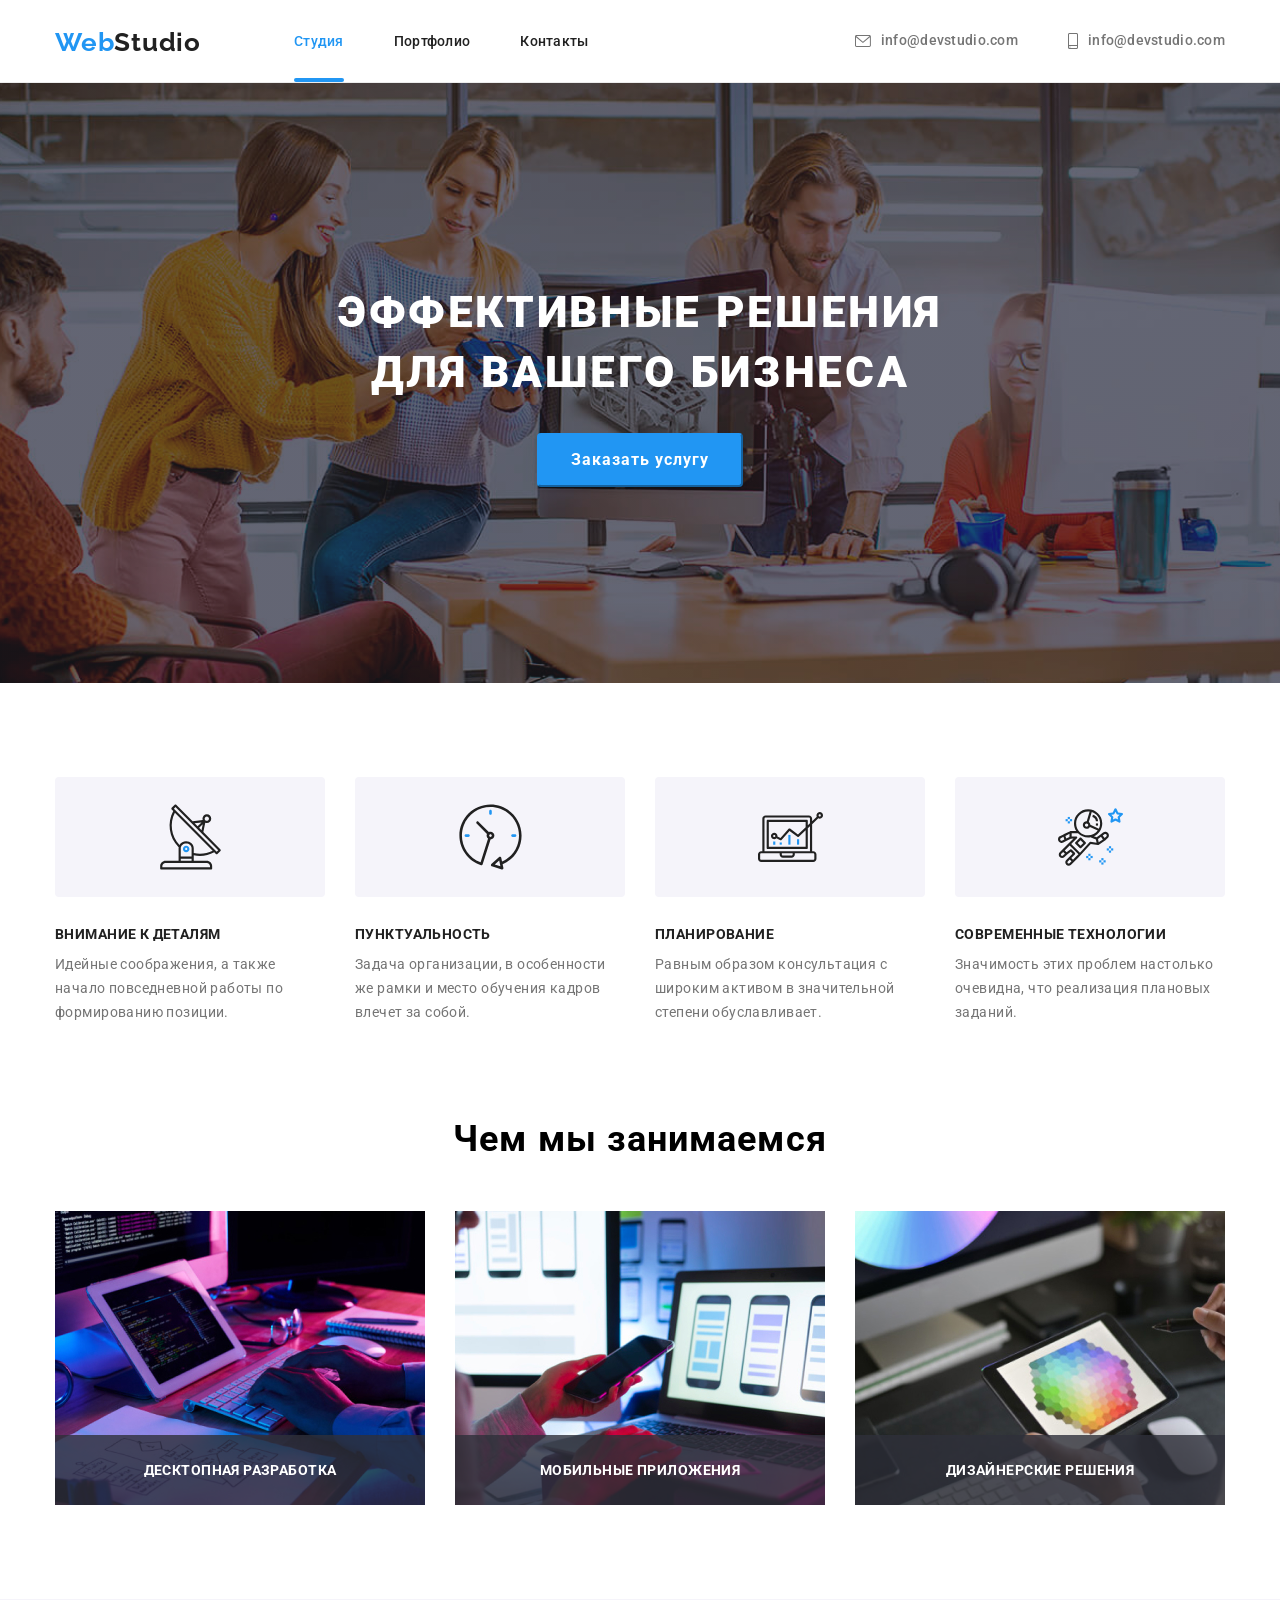
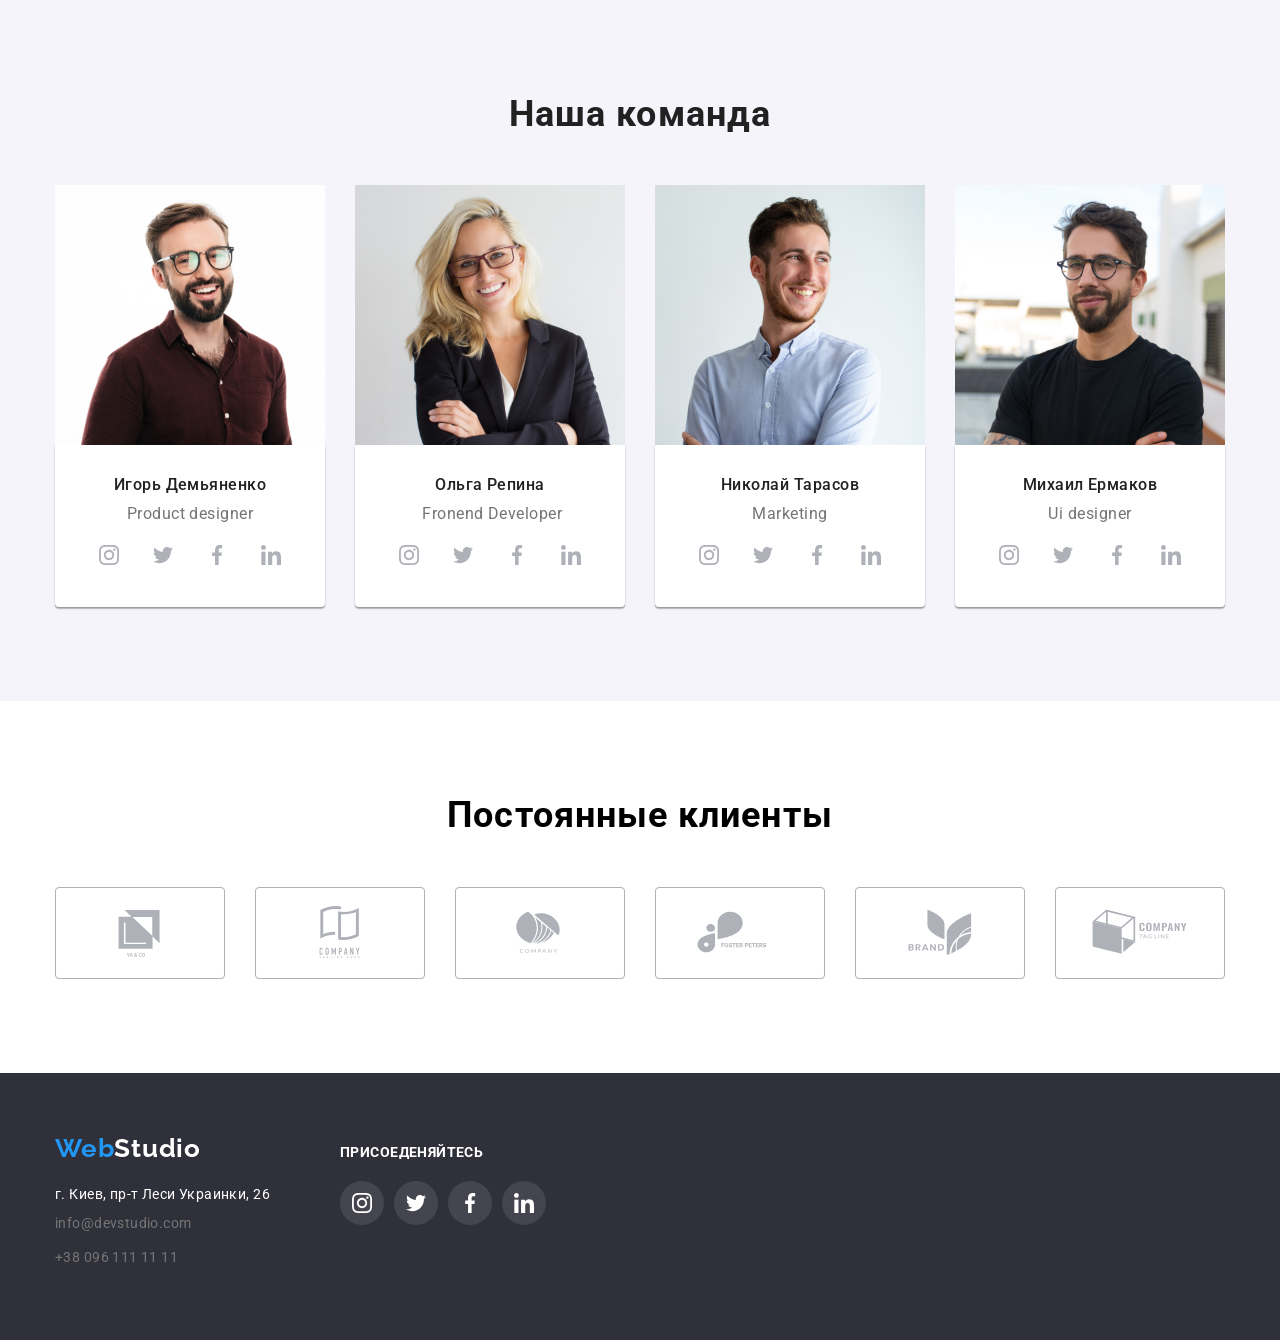
<file: index.html>
<!DOCTYPE html>
<html lang="en">
<head>
    <link rel="stylesheet" href="https://cdnjs.cloudflare.com/ajax/libs/modern-normalize/1.1.0/modern-normalize.min.css"
        integrity="sha512-wpPYUAdjBVSE4KJnH1VR1HeZfpl1ub8YT/NKx4PuQ5NmX2tKuGu6U/JRp5y+Y8XG2tV+wKQpNHVUX03MfMFn9Q=="
        crossorigin="anonymous" referrerpolicy="no-referrer" />
    <meta charset="UTF-8" />
    <meta name="viewport" content="width=device-width, initial-scale=1.0" />
    <link rel="preconnect" href="https://fonts.googleapis.com">
    <link rel="preconnect" href="https://fonts.gstatic.com" crossorigin>
    <link
         rel="preconnect" href="https://fonts.googleapis.com"> 
<link rel="preconnect" href="https://fonts.gstatic.com" crossorigin> 
<link href="https://fonts.googleapis.com/css2?family=Raleway:wght@700&family=Roboto:wght@400;500;700&display=swap" rel="stylesheet">
    <link rel="stylesheet" href="./css/styles.css">
    
    <title>Document</title>
</head>
<body>
    <header class="header">
        <div class="container">
        <a class="logo link" href="./index.html">Web<span class="logo-web">Studio</span></a>
        <nav class="nav">
            <ul class="nav-list list">
                <li class="nav-list-item">
                    <a class="nav-list-link link current" href="./index.html">Студия</a>
                </li>
                <li class="nav-list-item">
                    <a class="nav-list-link link "
                        href="./portfolio.html">Портфолио</a></li>
                <li class="nav-list-item">
                    <a class="nav-list-link  link" href="">Контакты</a></li>
            </ul>
        </nav>
    
        <ul class="nav-contacts">
            <li class="nav-item"><a class="nav-contacts-link link "
                    href="mailto:info@devstudio.com">
                <svg class="contacts-icon" width="16" height="12">
                    <use href="./images/icons.svg#icon-mail"></use>
                </svg>info@devstudio.com</a>
                </li>
            <li class="nav-item"><a class="nav-contacts-link link" href="tel:+380961111111">
            <svg class="contacts-icon" width="10" height="16">
                <use href="./images/icons.svg#icon-phone"></use>
            </svg>info@devstudio.com</a>
            </li>
        </ul>
        </div>
    </header>
    <main>
        <section class="hero">
            <div class="container hero-container">
            <h1 class="hero-title">Эффективные решения <br> для вашего бизнеса</h1>
            <button class="hero-btn" type="button">Заказать услугу</button>
            </div>
        
        </section>

        <section class="section section-benefits">
            <div class="container benefits-container">
            <ul class="benefits list">
                <li class="benefits-item">
                    <div class="benefits-custom">
                        <svg class="benefits-icon">
                            <use href="./images/icons.svg#icon-d1">
                            </use>
                        </svg>
                    </div>
                
               <h3  class="benefits-title">Внимание к деталям</h3>
               <p class="benefits-text">Идейные соображения, а также начало повседневной работы по формированию позиции.</p>
               </li>

               <li class="benefits-item">
                <div class="benefits-custom">
                    <svg class="benefits-icon">
                        <use href="./images/icons.svg#icon-d2">
                        </use>
                    </svg>
                </div>
               <h3 class="benefits-title">Пунктуальность</h3>
               <p class="benefits-text">Задача организации, в особенности же рамки и место обучения кадров влечет за собой.</p>
               </li>
               
               <li class="benefits-item">
                <div class="benefits-custom">
                    <svg class="benefits-icon">
                        <use href="./images/icons.svg#icon-d3">
                        </use>
                    </svg>
                </div>
               <h3 class="benefits-title">Планирование</h3>
               <p class="benefits-text">Равным образом консультация с широким активом в значительной степени обуславливает.</p>
               </li>

               <li class="benefits-item">
                <div class="benefits-custom">
                    <svg class="benefits-icon">
                        <use href="./images/icons.svg#icon-d4">
                        </use>
                    </svg>
                </div>
               <h3 class="benefits-title">Современные технологии</h3>
               <p class="benefits-text">Значимость этих проблем настолько очевидна, что реализация плановых заданий.</p>
               </li>
            </ul>
            </div>
        </section>

        <section class="section work-section">
            <div class="container">
            <h2 class="works-title">
                Чем мы занимаемся
            </h2>
            
            <ul class="works list">
                <li class="works-item">
                <img class="img" src="./images/img.jpg" alt="примеры работ" width="370" height="294" />
                <div class="label">
                    <h3 class="works-name">Десктопная разработка</h3>
                </div>
                </li>

                <li class="works-item">
                    <img class="img" src="./images/img-2.jpg" alt="примеры работ" width="370" height="294" />
                    <div class="label">
                        <h3 class="works-name">Мобильные приложения</h3>
                    </div>
                </li>

                <li class="works-item">
                    <img class="img" src="./images/img-3.jpg" alt="примеры работ" width="370" height="294" />
                    <div class="label">
                        <h3 class="works-name">Дизайнерские решения</h3>
                    </div>
                </li>
            </ul>
            </div>
        </section>

        <section class="section team-section" >
            <div class="container">
            <h2 class="section-command"> Наша команда</h2>

            <ul class="command list">
                <li class="command-item">
                    <img class="img" src="./images/w1.jpg" alt="Игорь Демьяненко-Product designer" width="270" height="260" />
                    <div class="command-text">
                        <h3 class="command-item-name">Игорь Демьяненко</h3>
                        <p class="command-item-text">Product designer</p>
                        <div class="command-link">
                            <ul class="command-link-list">
                                <li class="social-item list">
                                    <a class="join-social-link link" href="https://www.instagram.com">
                                        <svg class="command-social-icon" >
                                            <use href="./images/icons.svg#icon-instagram-2">
                                            </use>
                                        </svg>
                                    </a>
                        
                                </li>
                                <li class="social-item list">
                                    <a class="join-social-link link" href="https://twitter.com">
                                        <svg class="command-social-icon" >
                                            <use href="./images/icons.svg#icon-twitter-1">
                                            </use>
                                        </svg>
                                    </a>
                                </li>
                                <li class="social-item list">
                                    <a class="join-social-link link" href="https://www.facebook.com">
                                        <svg class="command-social-icon" >
                                            <use href="./images/icons.svg#icon-facebook-1">
                                            </use>
                                        </svg>
                                    </a>
                                </li>
                                <li class="social-item list">
                                    <a class="join-social-link link" href="https://www.linked-in.com">
                                        <svg class="command-social-icon" >
                                            <use href="./images/icons.svg#icon-linkedin-1">
                                            </use>
                                        </svg>
                                    </a>
                                </li>
                            </ul>
                        </div>

                    </div>
                </li>

                <li class="command-item">
                    <img class="img" src="./images/w2.jpg" alt="Игорь Демьяненко-Product designer" width="270" height="260" />
                    <div class="command-text">
                        <h3 class="command-item-name">Ольга Репина</h3>
                        <p class="command-item-text"> Fronend Developer</p>
                        <div class="command-link">
                            <ul class="command-link-list">
                                <li class="social-item list">
                                    <a class="join-social-link link" href="https://www.instagram.com">
                                        <svg class="command-social-icon">
                                            <use href="./images/icons.svg#icon-instagram-2">
                                            </use>
                                        </svg>
                                    </a>
                        
                                </li>
                                <li class="social-item list">
                                    <a class="join-social-link link" href="https://twitter.com">
                                        <svg class="command-social-icon">
                                            <use href="./images/icons.svg#icon-twitter-1">
                                            </use>
                                        </svg>
                                    </a>
                                </li>
                                <li class="social-item list">
                                    <a class="join-social-link link" href="https://www.facebook.com">
                                        <svg class="command-social-icon">
                                            <use href="./images/icons.svg#icon-facebook-1">
                                            </use>
                                        </svg>
                                    </a>
                                </li>
                                <li class="social-item list">
                                    <a class="join-social-link link" href="https://www.linked-in.com">
                                        <svg class="command-social-icon">
                                            <use href="./images/icons.svg#icon-linkedin-1">
                                            </use>
                                        </svg>
                                    </a>
                                </li>
                            </ul>
                        </div>
                        
                        

                    </div>
                </li>

                <li class="command-item">
                    <img class="img" src="./images/w3.jpg" alt="Игорь Демьяненко-Product designer" width="270" height="260" />
                    <div class="command-text">
                        <h3 class="command-item-name">Николай Тарасов</h3>
                        <p class="command-item-text">Marketing</p>
                        <div class="command-link">
                            <ul class="command-link-list">
                                <li class="social-item list">
                                    <a class="join-social-link link" href="https://www.instagram.com">
                                        <svg class="command-social-icon">
                                            <use href="./images/icons.svg#icon-instagram-2">
                                            </use>
                                        </svg>
                                    </a>
                        
                                </li>
                                <li class="social-item list">
                                    <a class="join-social-link link" href="https://twitter.com">
                                        <svg class="command-social-icon">
                                            <use href="./images/icons.svg#icon-twitter-1">
                                            </use>
                                        </svg>
                                    </a>
                                </li>
                                <li class="social-item list">
                                    <a class="join-social-link link" href="https://www.facebook.com">
                                        <svg class="command-social-icon">
                                            <use href="./images/icons.svg#icon-facebook-1">
                                            </use>
                                        </svg>
                                    </a>
                                </li>
                                <li class="social-item list">
                                    <a class="join-social-link link" href="https://www.linked-in.com">
                                        <svg class="command-social-icon">
                                            <use href="./images/icons.svg#icon-linkedin-1">
                                            </use>
                                        </svg>
                                    </a>
                                </li>
                            </ul>
                        </div>

                    </div>
                </li>

                <li class="command-item">
                    <img class="img" src="./images/w4.jpg" alt="Игорь Демьяненко-Product designer" width="270" height="260" />
                    <div class="command-text">
                        <h3 class="command-item-name">Михаил Ермаков</h3>
                        <p class="command-item-text">Ui designer</p>
                        <div class="command-link">
                            <ul class="command-link-list">
                                <li class="social-item list">
                                    <a class="join-social-link link" href="https://www.instagram.com">
                                        <svg class="command-social-icon">
                                            <use href="./images/icons.svg#icon-instagram-2">
                                            </use>
                                        </svg>
                                    </a>
                        
                                </li>
                                <li class="social-item list">
                                    <a class="join-social-link link" href="https://twitter.com">
                                        <svg class="command-social-icon">
                                            <use href="./images/icons.svg#icon-twitter-1">
                                            </use>
                                        </svg>
                                    </a>
                                </li>
                                <li class="social-item list">
                                    <a class="join-social-link link" href="https://www.facebook.com">
                                        <svg class="command-social-icon">
                                            <use href="./images/icons.svg#icon-facebook-1">
                                            </use>
                                        </svg>
                                    </a>
                                </li>
                                <li class="social-item list">
                                    <a class="join-social-link link" href="https://www.linked-in.com">
                                        <svg class="command-social-icon">
                                            <use href="./images/icons.svg#icon-linkedin-1">
                                            </use>
                                        </svg>
                                    </a>
                                </li>
                            </ul>
                        </div>

                    </div>
                </li>

            </ul>
            </div>
        </section>

    </main>

    <section class="section">
        <div class="container">
            <h2 class="section-clients">Постоянные клиенты</h2>
            <ul class="clients-list list">
                <li class="clients-item">
                    <a class="clients-link link" href="">
                        <svg class="clients-icon">
                            <use href="./images/icons.svg#icon-client1"></use>
                        </svg>
                    </a>
                </li>
                <li class="clients-item">
                    <a class="clients-link link" href="">
                        <svg class="clients-icon" >
                            <use href="./images/icons.svg#icon-client2"></use>
                        </svg>
                    </a>
                </li>
                <li class="clients-item">
                    <a class="clients-link link" href="">
                        <svg class="clients-icon">
                            <use href="./images/icons.svg#icon-client3"></use>
                        </svg>
                    </a>
                </li>
                <li class="clients-item">
                    <a class="clients-link link" href="">
                        <svg class="clients-icon">
                            <use href="./images/icons.svg#icon-client4"></use>
                        </svg>
                    </a>
                </li>
                <li class="clients-item">
                    <a class="clients-link link" href="">
                        <svg class="clients-icon">
                            <use href="./images/icons.svg#icon-client5"></use>
                        </svg>
                    </a>
                </li>
                <li class="clients-item">
                    <a class="clients-link link" href="">
                        <svg class="clients-icon">
                            <use href="./images/icons.svg#icon-client6"></use>
                        </svg>
                    </a>
                </li>
            </ul>
        </div>
    </section>
        <footer class="footer">
            <div class="container footer-container">


                <div class="adress">
                <a class="logo-footer link" href="">Web<span class="logo-web-footer">Studio</span></a>
        
                <address class="adress">
                    <ul class="adress-company list">
        
                        <li class="adress-company-street link">
                            г. Киев, пр-т Леси Украинки, 26
                        </li>
        
                        <li>
                            <a class="adress-link link" href="mailto:info@devstudio.com">info@devstudio.com</a>
                        </li>
        
                        <li>
                            <a class="adress-link link" href="tel:+380961111111">+38 096 111 11 11</a>
                        </li>
                    </ul>
                </address>
                </div>

                <div class="join">
                    <h2 class="join-title">Присоеденяйтесь</h2>
                    <ul class="join-list">
                        <li class="join-item list">
                            <a class="join-link link" href="https://www.instagram.com">
                                <svg class="social-icon">
                                    <use href="./images/icons.svg#icon-instagram-2">
                                    </use>
                                </svg>
                            </a>

                        </li>
                        <li class="join-item list">
                            <a class="join-link link" href="https://twitter.com">
                                <svg class="social-icon">
                                    <use href="./images/icons.svg#icon-twitter-1">
                                    </use>
                                </svg>
                            </a>
                        </li>
                        <li class="join-item list">
                            <a class="join-link link" href="https://www.facebook.com">
                                <svg class="social-icon">
                                    <use href="./images/icons.svg#icon-facebook-1">
                                    </use>
                                </svg>
                            </a>
                        </li>
                        <li class="join-item list">
                            <a class="join-link link" href="https://www.linked-in.com">
                                <svg class="social-icon">
                                    <use href="./images/icons.svg#icon-linkedin-1">
                                    </use>
                                </svg>
                            </a>
                        </li>
                    </ul>
                </div>
            </div>
        </footer>
</body>
</html>
</file>
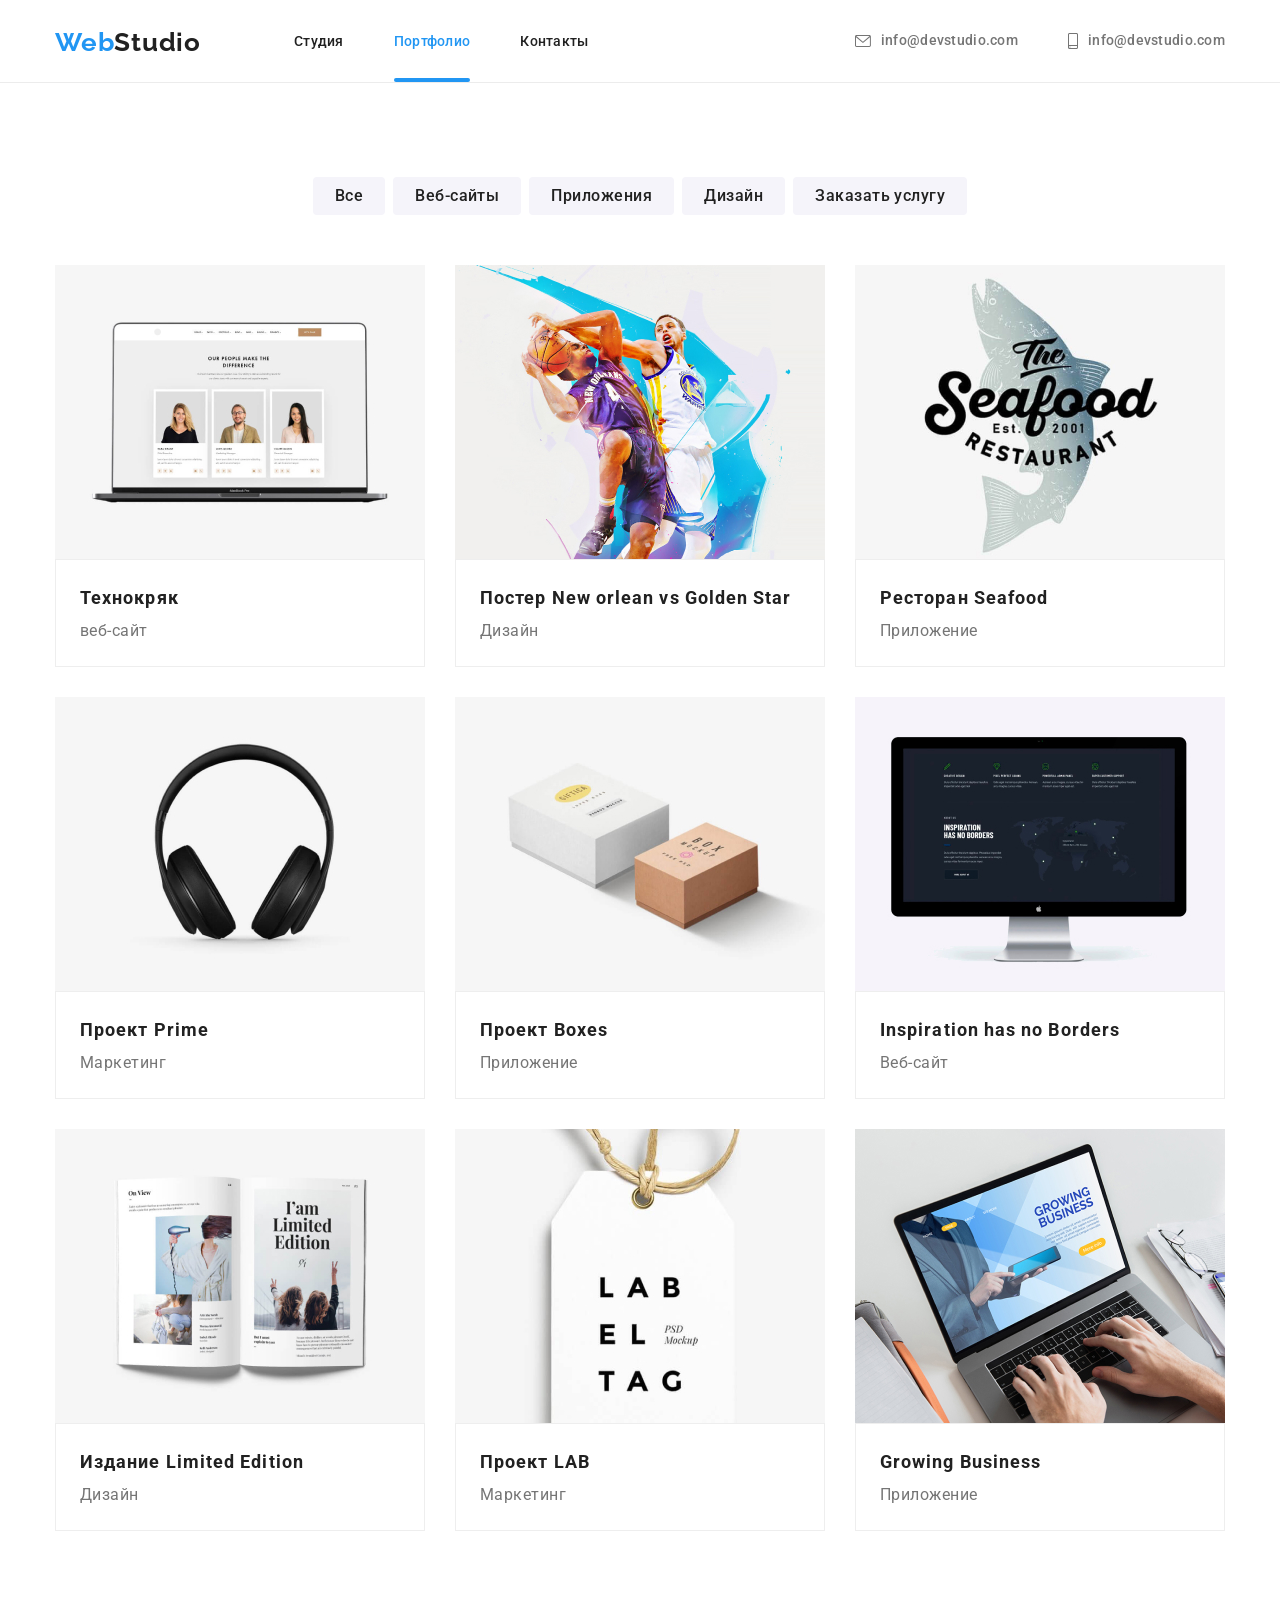
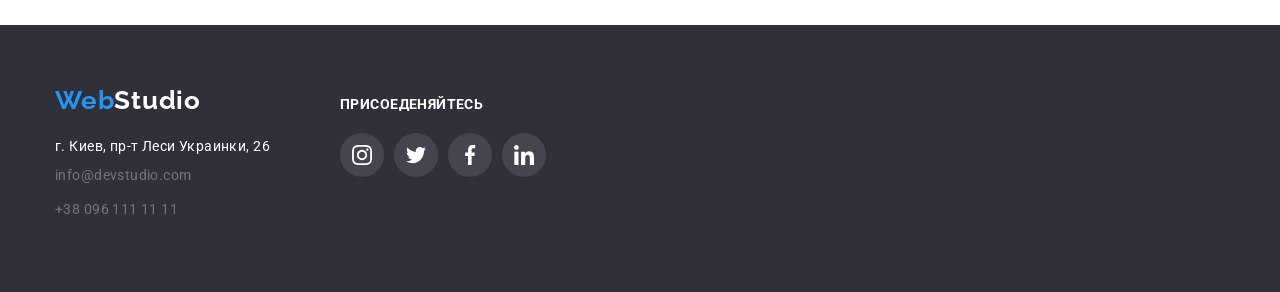
<file: portfolio.html>
<!DOCTYPE html>
<html lang="en">
<head>

    <link rel="stylesheet" href="https://cdnjs.cloudflare.com/ajax/libs/modern-normalize/1.1.0/modern-normalize.min.css"
        integrity="sha512-wpPYUAdjBVSE4KJnH1VR1HeZfpl1ub8YT/NKx4PuQ5NmX2tKuGu6U/JRp5y+Y8XG2tV+wKQpNHVUX03MfMFn9Q=="
        crossorigin="anonymous" referrerpolicy="no-referrer" />
    <meta charset="UTF-8" >
    <meta name="viewport" content="width=device-width, initial-scale=1.0" />
    <link rel="stylesheet" href="./css/styles.css">
    <link rel="preconnect" href="https://fonts.googleapis.com">
    <link rel="preconnect" href="https://fonts.gstatic.com" crossorigin>
    <link href="https://fonts.googleapis.com/css2?family=Raleway:wght@700&family=Roboto:wght@400;500;700&display=swap"
        rel="stylesheet">
    
    <title>Document</title>

</head>

<body>
<header class="header">
    <div class="container">
        <a class="logo link" href="./index.html">Web<span class="logo-web">Studio</span></a>
        <nav class="nav">
            <ul class="nav-list list">
                <li class="nav-list-item"><a class="nav-list-link link " href="./index.html">Студия</a>

                </li>
                <li class="nav-list-item"><a class="nav-list-link link  current" href="./portfolio.html">Портфолио</a></li>
                <li class="nav-list-item"><a class="nav-list-link  link" href="">Контакты</a></li>
            </ul>
        </nav>

        <ul class="nav-contacts">
            <li class="nav-item"><a class="nav-contacts-link link " href="mailto:info@devstudio.com">
                    <svg class="contacts-icon" width="16" height="12">
                        <use href="./images/icons.svg#icon-mail"></use>
                    </svg>info@devstudio.com</a>
            </li>
            <li class="nav-item"><a class="nav-contacts-link link" href="tel:+380961111111">
                    <svg class="contacts-icon" width="10" height="16">
                        <use href="./images/icons.svg#icon-phone"></use>
                    </svg>info@devstudio.com</a>
            </li>
        </ul>
    </div>
</header>
    <main>

        <section class="section">
            <div class="container">
                    <h1 class="visually-hidden">title </h1>
          <ul class="filter list">
            <li class="filter-item"><button class="filter-item-btn" type="button">Все</button></li>
            <li class="filter-item"><button class="filter-item-btn" type="button">Веб-сайты</button></li>
            <li class="filter-item"><button class="filter-item-btn" type="button">Приложения</button></li>
            <li class="filter-item"><button class="filter-item-btn" type="button">Дизайн</button></li>
            <li class="filter-item"><button class="filter-item-btn" type="button">Заказать услугу</button></li>
           </ul>

               <ul class="portfolio list">
                            <li class="portfolio-item list">
                                <a class="project-link link" href="">
                                    <img class="portfolio-img img" src="./images/img-p1.jpg" alt="примеры работ" width="370" height="294" />
                                    <div class="portfolio-about">
                                        <h2 class="portfolio-title">Технокряк</h2>
                                            <p class="portfolio-text">веб-сайт</p>
                                    </div>
                                </a>
                                
                            </li>
                        
                            <li class="portfolio-item list">
                                <a class="project-link link" href="">
                                <img class="portfolio-img img" src="./images/img-p2.jpg" alt="примеры работ" width="370" height="294" />
                                <div class="portfolio-about">
                                    <h2 class="portfolio-title">Постер New orlean vs Golden Star</h2>
                                    <p class="portfolio-text">Дизайн</p>
                                </div>
                                </a>
                                
                            </li>
                        
                            <li class="portfolio-item list">
                                <a class="project-link link" href="">
                                <img class="portfolio-img img" src="./images/img-p3.jpg" alt="примеры работ" width="370" height="294" />
                                <div class="portfolio-about">
                                    <h2 class="portfolio-title">Ресторан Seafood</h2>
                                    <p class="portfolio-text">Приложение</p>
                                </div>
                                </a>
                                
                            </li>

                            <li class="portfolio-item list">
                                <a class="project-link link" href="">
                                <img class="portfolio-img img" src="./images/img-p4.jpg" alt="примеры работ" width="370" height="294" />
                                <div class="portfolio-about">
                                    <h2 class="portfolio-title">Проект Prime</h2>
                                    <p class="portfolio-text">Маркетинг</p>
                                </div>
                                </a>
                                
                            </li>

                            <li class="portfolio-item list">
                                <a class="project-link link" href="">
                                <img class="portfolio-img img" src="./images/img-p5.jpg" alt="примеры работ" width="370" height="294" />
                                <div class="portfolio-about">
                                    <h2 class="portfolio-title">Проект Boxes</h2>
                                    <p class="portfolio-text">Приложение</p>
                                </div>
                                </a>
                                
                            </li>

                            <li class="portfolio-item list">
                                <a class="project-link link" href="">
                                <img class="portfolio-img img" src="./images/img-p6.jpg" alt="примеры работ" width="370" height="294" />
                                <div class="portfolio-about">
                                    <h2 class="portfolio-title">Inspiration has no Borders</h2>
                                    <p class="portfolio-text">Веб-сайт</p>
                                </div>
                                </a>
                                
                            </li>

                            <li class="portfolio-item list">
                                <a class="project-link link" href="">
                                <img class="portfolio-img img" src="./images/img-p7.jpg" alt="примеры работ" width="370" height="294" />
                                <div class="portfolio-about">
                                    <h2 class="portfolio-title">Издание Limited Edition</h2>
                                    <p class="portfolio-text">Дизайн</p>
                                </div>
                                </a>
                                
                            </li>

                            <li class="porfolio-item">
                                <a class="project-link link" href="">
                                <img class="portfolio-img img" src="./images/img-p8.jpg" alt="примеры работ" width="370" height="294" />
                                <div class="portfolio-about">
                                    <h2 class="portfolio-title">Проект LAB</h2>
                                    <p class="portfolio-text">Маркетинг</p>
                                </div>
                                </a>
                                
                            </li>

                            <li class="portfolio-item list">
                                <a class="project-link link" href="">
                                <img class="portfolio-img img" src="./images/img-p9.jpg" alt="примеры работ" width="370" height="294" />
                                <div class="portfolio-about">
                                    <h2 class="portfolio-title">Growing Business</h2>
                                    <p class="portfolio-text">Приложение</p>
                                </div>
                                </a>
                                
                            </li>
                        </ul>
        </div>
        </section>
    </main>


    <footer class="footer">
        <div class="container footer-container">
    
    
            <div class="adress">
                <a class="logo-footer link" href="">Web<span class="logo-web-footer">Studio</span></a>
    
                <address class="adress">
                    <ul class="adress-company list">
    
                        <li class="adress-company-street link">
                            г. Киев, пр-т Леси Украинки, 26
                        </li>
    
                        <li>
                            <a class="adress-link link" href="mailto:info@devstudio.com">info@devstudio.com</a>
                        </li>
    
                        <li>
                            <a class="adress-link link" href="tel:+380961111111">+38 096 111 11 11</a>
                        </li>
                    </ul>
                </address>
            </div>
    
            <div class="join">
                <h2 class="join-title">Присоеденяйтесь</h2>
                <ul class="join-list">
                    <li class="join-item list">
                        <a class="join-link link" href="https://www.instagram.com">
                            <svg class="social-icon">
                                <use href="./images/icons.svg#icon-instagram-2">
                                </use>
                            </svg>
                        </a>
    
                    </li>
                    <li class="join-item list">
                        <a class="join-link link" href="https://twitter.com">
                            <svg class="social-icon">
                                <use href="./images/icons.svg#icon-twitter-1">
                                </use>
                            </svg>
                        </a>
                    </li>
                    <li class="join-item list">
                        <a class="join-link link" href="https://www.facebook.com">
                            <svg class="social-icon">
                                <use href="./images/icons.svg#icon-facebook-1">
                                </use>
                            </svg>
                        </a>
                    </li>
                    <li class="join-item list">
                        <a class="join-link link" href="https://www.linked-in.com">
                            <svg class="social-icon">
                                <use href="./images/icons.svg#icon-linkedin-1">
                                </use>
                            </svg>
                        </a>
                    </li>
                </ul>
            </div>
        </div>
    </footer>
    </body>
    </html>
</file>
<file: css/styles.css>
:root {
  --main-color: #ffffff;
  --second-color: #757575;
  --title-color: #212121;
  --background-color: #f5f4fa;
  --logo-color: #2196f3;
}
body {
  font-family: "Roboto", sans-serif;
}

footer {
  background-color: black;
}

p,
h1,
h2,
h3,
h4,
h5,
h6 {
  margin-top: 0;
  margin-bottom: 0;
}

ul {
  margin-top: 0;
  margin-bottom: 0;
  padding-left: 0;
}

.list {
  list-style: none;
}

.link {
  text-decoration: none;
}

/* -----------HEADER_____________*/

.container {
  width: 1200px;
  padding-left: 15px;
  padding-right: 15px;
  margin: 0 auto;
}

.header .container {
  display: flex;
  align-items: center;
}

.header {
  border-bottom: 1px solid #ececec;
}

.nav-list {
  display: flex;
}

.nav-list-item {
  position: relative;
  justify-content: center;
  align-items: center;
  padding-bottom: 32px;
  padding-top: 32px;
}

.nav-list-item:not(:last-child) {
  margin-right: 50px;
}
.nav-list-link {
  padding-top: 32px;
  padding-bottom: 32px;
}

.nav-contacts {
  display: flex;
  margin-left: auto;
  margin: 0;
  padding: 0;
  list-style: none;
}

.logo {
  font-family: "Raleway";
  font-weight: 700;
  font-size: 26px;
  line-height: 1.23;
  letter-spacing: 0.03em;
  text-align: center;
  color: var(--logo-color);
  margin-right: 93px;
  padding-top: 0;
  display: inline-block;
  padding-top: 24px;
  padding-bottom: 20px;
}

.logo-web {
  color: var(--title-color);
  font-family: "Raleway";
  font-weight: 700;
  font-size: 26px;
  line-height: 1.23;
  letter-spacing: 0.03em;
}
.logo-web-footer {
  color: var(--main-color);
}

.nav-list-link {
  color: var(--title-color);
  font-weight: 500;
  font-size: 14px;
  line-height: 1.14;
  letter-spacing: 0.02em;
  transition: color 250ms cubic-bezier(0.4, 0, 0.2, 1),
    fill 250ms cubic-bezier(0.4, 0, 0.2, 1);
  color: var(--title-color);
}
.current {
  color: var(--logo-color);
}

.current::before {
  content: "";
  position: absolute;
  left: 0;
  bottom: 0;
  display: block;
  width: 100%;
  height: 4px;
  border-radius: 2px;
  background: var(--logo-color);
}

.nav-list-link:hover,
.nav-list-link:focus {
  color: var(--logo-color);
}

.nav-item:not(:last-child) {
  margin-right: 50px;
  padding: 0;
}

.nav-contacts-link {
  font-weight: 500;
  font-size: 14px;
  line-height: 1.14;
  letter-spacing: 0.02em;
  color: var(--second-color);
  display: flex;
  align-items: center;
}

.nav-contacts {
  margin-left: auto;
}

.nav-contacts-link:hover {
  text-decoration: underline;
  color: var(--logo-color);
}

.nav-contacts-link:focus {
  text-decoration: underline;
  color: var(--logo-color);
}

.contacts-icon {
  fill: currentColor;
  margin-right: 10px;
}

/* -----------MAIN_____________*/

/* -----------MAIN- main page_____________*/
.hero {
  background-color: #2f303a;
  text-align: center;
  padding: 200px 0;
  max-width: 1600px;
  height: 600px;
  background-image: linear-gradient(
      rgba(47, 48, 58, 0.4),
      rgba(47, 48, 58, 0.4)
    ),
    url(../images/Img-ground.png);
  background-repeat: no-repeat;
  background-size: cover;
  background-position: center;
  /* margin-bottom: 94px; */
}

.hero-title {
  font-family: "Roboto";
  font-weight: 900;
  font-size: 44px;
  line-height: 1.36;
  text-align: center;
  letter-spacing: 0.06em;
  text-transform: uppercase;
  color: #ffffff;
}

.hero-btn {
  color: #ffffff;
  background-color: var(--logo-color);
  box-shadow: 0px 4px 4px rgba(0, 0, 0, 0.15);
  border-radius: 4px;
  cursor: pointer;
  font-family: "Roboto";
  font-weight: 700;
  font-size: 16px;
  line-height: 1.87;
  display: flex;
  letter-spacing: 0.06em;
  margin-top: 30px;
  margin-right: auto;
  margin-left: auto;
  padding: 10px 32px;
  display: block;
  border-color: var(--logo-color);
}
.hero-container {
  padding-bottom: 94px;
}

.benefits {
  display: flex;
}

.benefits-item:not(:last-child) {
  margin-right: 30px;
}

.benefits-custom {
  display: flex;
  justify-content: center;
  padding: 25px 0;
  margin-bottom: 30px;
  border-radius: 4px;
  background-color: #f5f4fa;
}

.benefits-title {
  font-weight: 700;
  font-size: 14px;
  line-height: 1.14;
  letter-spacing: 0.03em;
  text-transform: uppercase;
  color: var(--title-color);
  margin-bottom: 10px;
}

.benefits-text {
  font-size: 14px;
  line-height: 1.71;
  letter-spacing: 0.03em;
  color: var(--second-color);
  width: 270px;
}

.benefits-icon {
  width: 65px;
  height: 70px;
}

* .section {
  padding-top: 94px;
  padding-bottom: 94px;
}

.work-section {
  padding-top: 0;
}

.works-title {
  margin-bottom: 50px;
  font-family: "Roboto";
  font-style: normal;
  font-weight: bold;
  font-size: 36px;
  line-height: 1.16;
  text-align: center;
  letter-spacing: 0.03em;
}
.img {
  max-width: 100%;
  display: block;
  height: auto;
}

.works {
  display: flex;
}

.works-item:not(:last-child) {
  margin-right: 30px;
}

.works-item {
  position: relative;
}

.label {
  position: absolute;
  bottom: 0;
  width: 100%;
  padding: 27px 0;
  background: rgba(47, 48, 58, 0.8);
}

.works-name {
  font-weight: 700;
  font-size: 14px;
  line-height: 16px;
  text-align: center;
  letter-spacing: 0.03em;
  text-transform: uppercase;
  color: var(--main-color);
}

.section-command {
  font-weight: 700;
  font-size: 36px;
  line-height: 1.17;
  text-align: center;
  letter-spacing: 0.03em;
  color: var(--title-color);
}

.team-section {
  background-color: var(--background-color);
}

.command {
  display: flex;
}

.command-item:not(:last-child) {
  margin-right: 30px;
}

.section-command {
  text-align: center;
  margin-bottom: 50px;
}

.command-item-command {
  font-weight: 7000;
  font-size: 36px;
  letter-spacing: 0.03em;
  color: var(--title-color);
}

.command-item-name {
  font-weight: 500;
  font-size: 16px;
  line-height: 1.19;
  letter-spacing: 0.03em;
  color: var(--title-color);
  text-align: center;
  margin-bottom: 10px;
}

.command-item-text {
  font-size: 16px;
  line-height: 1.19;
  letter-spacing: 0.03em;
  color: var(--second-color);
  margin-bottom: 10px;
  text-align: center;
}

.command-text {
  padding-top: 30px;
  padding-bottom: 30px;
}

.visually-hidden {
  position: absolute;
  clip: rect(0 0 0 0);
  width: 1px;
  height: 1px;
  margin: -1px;
}

.command-text {
  display: flex;
  display: block;
}

.command-link-list {
  display: flex;
  justify-content: center;
  align-items: center;
}
.command-text {
  background-color: var(--main-color);
  box-shadow: 0px 1px 3px rgba(0, 0, 0, 0.12), 0px 1px 1px rgba(0, 0, 0, 0.14),
    0px 2px 1px rgba(0, 0, 0, 0.2);
  border-radius: 0px 0px 4px 4px;
}

.command-social-icon {
  height: 20px;
  width: 20px;
}

.join-social-link {
  display: flex;
  align-items: center;
  justify-content: center;
  height: 44px;
  width: 44px;
  border-radius: 50%;
  fill: #afb1b8;
}

.social-item:not(last-child) {
  margin-right: 10px;
}

.social-item:last-child {
  margin-right: 0;
}

.command-social-icon:focus,
.command-social-icon:hover {
  fill: var(--main-color);
  background-color: var(--logo-color);
}

.join-social-link:hover,
.join-social-link:focus {
  fill: var(--main-color);
  background-color: var(--logo-color);
}

.filter {
  display: flex;
  margin-top: -94px;

  justify-content: center;
  padding-top: 94px;
  margin-bottom: 50px;
}
.filter-item:not(:last-child) {
  margin-right: 8px;
  text-align: center;
}

.filter-item-btn {
  color: var(--title-color);
  font-weight: 500;
  font-size: 16px;
  line-height: 1.62;
  letter-spacing: 0.03em;
  background: #f5f4fa;
  border-radius: 4px;
  padding: 6px 22px;
  border-width: 0px;
}

.filter-item-btn {
  cursor: pointer;
}

.filter-item-btn {
  background-color: var(--background-color);
}

.filter-item-btn:hover,
.filter-item-btn:focus {
  color: white;
  background-color: #2196f3;
  box-shadow: 0px 3px 1px rgba(0, 0, 0, 0.1), 0px 1px 2px rgba(0, 0, 0, 0.08),
    0px 2px 2px rgba(0, 0, 0, 0.12);
}

.portfolio {
  display: flex;
  flex-wrap: wrap;
  margin-right: -30px;
  margin-bottom: -30px;
}

.portfolio-about {
  border: 1px solid #eeeeee;
  box-sizing: border-box;
}

.portfolio-item:not(:last-child) {
  margin-right: 30px;
  margin-bottom: 30px;
}
.portfolio-item:last-child {
  margin-left: 30px;
  margin-bottom: 30px;
}

.portfolio-item {
  flex-basis: calc(100% / 3 - 30px);
}

.portfolio-about {
  padding-top: 20px;
  padding-bottom: 20px;
  padding-left: 24px;
  padding-right: 24px;
}

.portfolio-title {
  margin-bottom: 4px;
}

.portfolio-title {
  font-family: "Roboto";
  font-weight: 700;
  font-size: 18px;
  line-height: 2;
  letter-spacing: 0.06em;
  margin-bottom: 0;
  color: #212121;
}
.project-link {
  display: block;
}

.project-link:focus,
.project-link:hover {
  box-shadow: 0px 1px 1px rgba(0, 0, 0, 0.12), 0px 4px 4px rgba(0, 0, 0, 0.06),
    1px 4px 6px rgba(0, 0, 0, 0.16);
}

.portfolio-text {
  font-size: 16px;
  line-height: 1.87;
  letter-spacing: 0.03em;
  color: var(--second-color);
}

.section-clients {
  margin-bottom: 50px;
  font-family: "Roboto";
  font-style: normal;
  font-weight: bold;
  font-size: 36px;
  line-height: 1.16;
  text-align: center;
  letter-spacing: 0.03em;
}

.clients-list {
  display: flex;
  justify-content: space-between;
}

.clients-list {
  display: flex;
}

.clients-link {
  display: flex;
  align-items: center;
  justify-content: center;
  width: 170px;
  height: 92px;
  border: 1px solid #afb1b8;
  box-sizing: border-box;
  border-radius: 4px;
  fill: #afb1b8;
}

.clients-link:hover,
.clients-link:focus {
  border: 1px solid #2196f3;
  fill: #2196f3;
}
.clients-icon {
  width: 140px;
  height: 60px;
}

/* -----------footer_____________*/

.footer {
  background-color: #2f303a;
  padding-top: 60px;
  padding-bottom: 60px;
}

.logo-footer {
  margin-bottom: 20px;
  font-family: "Raleway";
  font-weight: 700;
  font-size: 26px;
  line-height: 1.23;
  letter-spacing: 0.03em;
  text-align: center;
  color: var(--logo-color);

  padding-top: 0;
  display: inline-block;
}

.adress {
  font-style: normal;
}

.adress-company-street {
  font-family: "Roboto";
  font-size: 14px;
  line-height: 1.71x;
  letter-spacing: 0.03em;
  color: #ffffff;
  padding-bottom: 10px;
  display: inline-block;
  font-style: normal;
}

.adress-link {
  font-family: "Roboto";
  font-size: 14px;
  line-height: 1.71;
  letter-spacing: 0.03em;
  color: rgba(255, 255, 255, 0.6);
  padding-bottom: 10px;
  display: inline-block;
  font-style: normal;
  color: var(--second-color);
}
.join {
  margin-left: 70px;
}
.join-title {
  font-family: "Roboto";
  font-style: normal;
  font-weight: bold;
  font-size: 14px;
  line-height: 1.14;
  letter-spacing: 0.03em;
  text-transform: uppercase;
  color: #ffffff;
}

.join-list {
  display: flex;
  margin-top: 20px;
}
.join-link {
  height: 44px;
  width: 44px;
  border-radius: 50%;
  background: rgba(255, 255, 255, 0.1);
  display: flex;
  align-items: center;
  justify-content: center;
  fill: var(--background-color);
}
.join-link:focus,
.join-link:hover {
  background-color: var(--logo-color);
}

.social-icon {
  width: 20px;
  height: 20px;
  fill: var(--main-color);
}

.footer-container {
  align-items: baseline;
  display: flex;
}
.join-item:not(:last-child) {
  margin-right: 10px;
}
</file>
